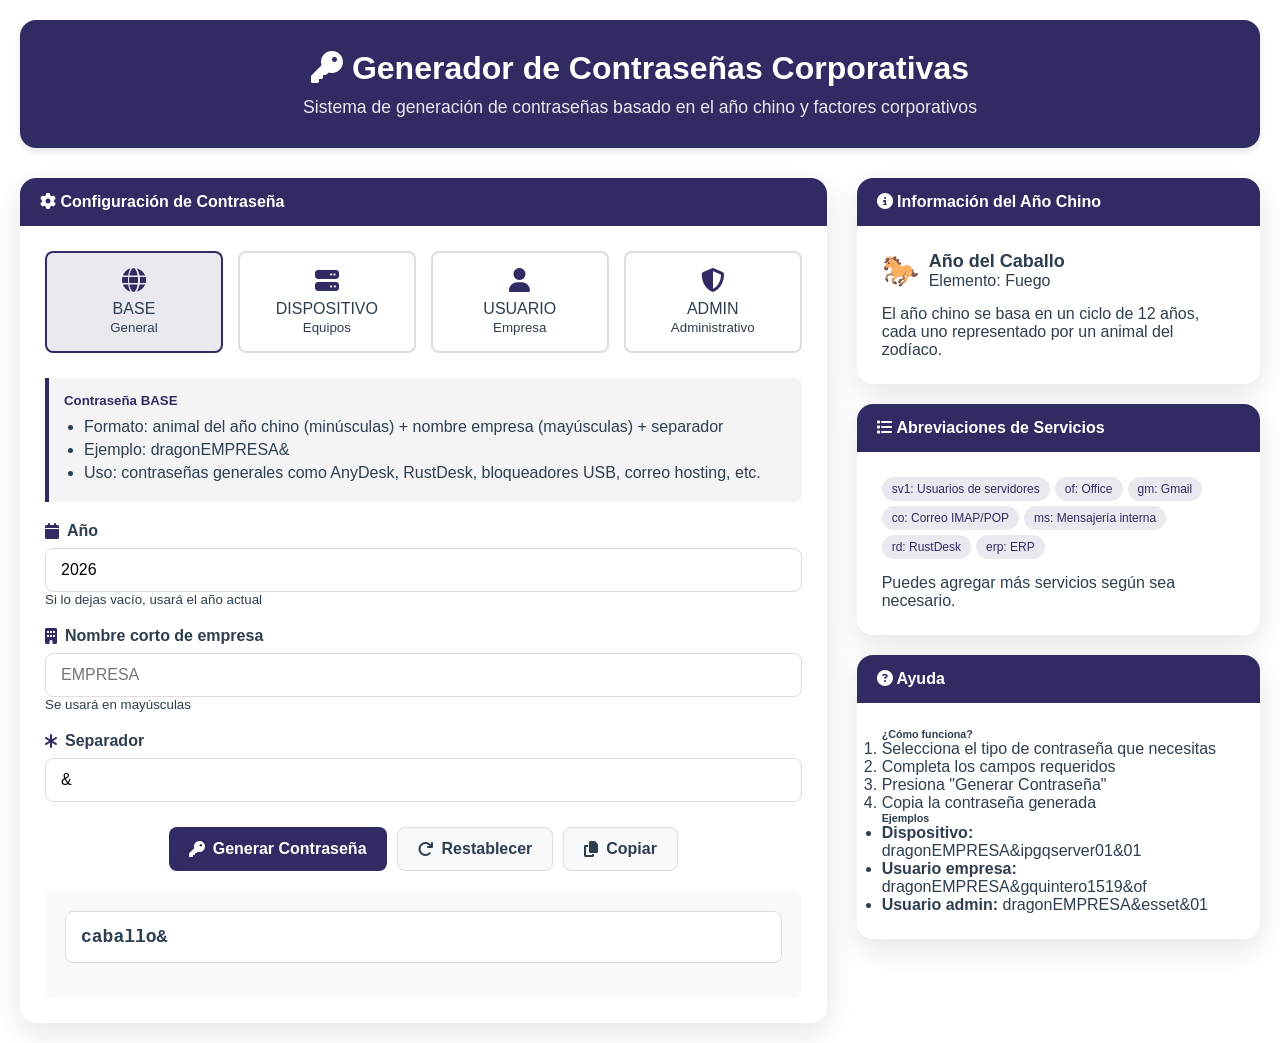
<file: generador-de-contraseñas-año-chino/index.html>
<!DOCTYPE html>
<html lang="es">
<head>
<meta charset="UTF-8">
<meta name="viewport" content="width=device-width, initial-scale=1.0">
<title>Generador de Contraseñas Corporativas</title>
<link rel="stylesheet" href="https://cdnjs.cloudflare.com/ajax/libs/font-awesome/6.4.0/css/all.min.css">
<style>
:root {
--primary-color: #302b63;
--secondary-color: #302b63;
--accent-color: #ff6b6b;
--success-color: #4caf50;
--warning-color: #ff9800;
--danger-color: #f44336;
--dark-color: #2c3e50;
--light-color: #f8f9fa;
--border-radius: 8px;
--box-shadow: 0 4px 6px rgba(0, 0, 0, 0.1);
--transition: all 0.3s ease;
}

* {
margin: 0;
padding: 0;
box-sizing: border-box;
}

body {
font-family: 'Segoe UI', Tahoma, Geneva, Verdana, sans-serif;
background: linear-gradient(135deg, #ffffff 0%, #ffffff 100%);
min-height: 100vh;
padding: 20px;
color: var(--dark-color);
}

.main-container {
max-width: 1400px;
margin: 0 auto;
}

.header {
background-color: var(--primary-color);
color: white;
padding: 30px;
text-align: center;
border-radius: 16px;
box-shadow: var(--box-shadow);
margin-bottom: 30px;
}

.header h1 {
font-size: 2rem;
margin-bottom: 10px;
}

.header p {
opacity: 0.9;
font-size: 1.1rem;
}

.content-wrapper {
display: grid;
grid-template-columns: 1fr;
gap: 30px;
}

@media (min-width: 992px) {
.content-wrapper {
grid-template-columns: 2fr 1fr;
}
}

.card {
background-color: white;
border-radius: 16px;
box-shadow: 0 10px 30px rgba(0, 0, 0, 0.1);
overflow: hidden;
}

.card-header {
background-color: var(--primary-color);
color: white;
padding: 15px 20px;
font-weight: 600;
}

.card-body {
padding: 25px;
}

.password-type-selector {
display: grid;
grid-template-columns: repeat(auto-fit, minmax(150px, 1fr));
gap: 15px;
margin-bottom: 25px;
}

.password-type-btn {
padding: 15px;
border: 2px solid #ddd;
border-radius: var(--border-radius);
background-color: white;
cursor: pointer;
transition: var(--transition);
text-align: center;
}

.password-type-btn:hover {
border-color: var(--primary-color);
transform: translateY(-3px);
}

.password-type-btn.active {
border-color: var(--primary-color);
background-color: rgba(48, 43, 99, 0.1);
}

.password-type-btn i {
font-size: 24px;
margin-bottom: 8px;
display: block;
color: var(--primary-color);
}

.instructions {
background-color: rgba(48, 43, 99, 0.05);
border-left: 4px solid var(--primary-color);
padding: 15px;
border-radius: 0 var(--border-radius) var(--border-radius) 0;
margin-bottom: 20px;
}

.instructions h5 {
color: var(--primary-color);
margin-bottom: 10px;
}

.instructions ul {
margin-bottom: 0;
padding-left: 20px;
}

.instructions li {
margin-bottom: 5px;
}

.form-group {
display: grid;
gap: 20px;
margin-bottom: 25px;
}

.input-group {
display: flex;
flex-direction: column;
}

.input-group label {
margin-bottom: 8px;
font-weight: 600;
display: flex;
align-items: center;
gap: 8px;
}

.input-group label i {
color: var(--primary-color);
}

.form-input {
padding: 12px 15px;
border: 1px solid #ddd;
border-radius: var(--border-radius);
font-size: 1rem;
transition: var(--transition);
}

.form-input:focus {
outline: none;
border-color: var(--primary-color);
box-shadow: 0 0 0 3px rgba(48, 43, 99, 0.2);
}

.password-result {
background-color: var(--light-color);
border-radius: var(--border-radius);
padding: 20px;
margin-top: 20px;
position: relative;
}

.password-display {
font-family: 'Courier New', monospace;
font-size: 18px;
font-weight: 600;
word-break: break-all;
padding: 15px;
background-color: white;
border-radius: var(--border-radius);
border: 1px solid #ddd;
margin-bottom: 15px;
}

.copy-btn {
position: absolute;
top: 20px;
right: 20px;
}

.copy-success {
color: var(--success-color);
font-weight: 500;
display: none;
}

.copy-success.show {
display: block;
}

.actions {
display: flex;
gap: 10px;
flex-wrap: wrap;
justify-content: center;
}

.btn {
padding: 12px 20px;
border: none;
border-radius: var(--border-radius);
font-size: 1rem;
font-weight: 600;
cursor: pointer;
transition: var(--transition);
display: flex;
align-items: center;
gap: 8px;
}

.btn:hover {
transform: translateY(-2px);
box-shadow: var(--box-shadow);
}

.btn.primary {
background-color: var(--primary-color);
color: white;
}

.btn.secondary {
background-color: var(--light-color);
color: var(--dark-color);
border: 1px solid #ddd;
}

.info-card {
margin-bottom: 20px;
}

.zodiac-info {
display: flex;
align-items: center;
margin-bottom: 15px;
}

.zodiac-icon {
font-size: 30px;
margin-right: 10px;
}

.zodiac-year {
font-weight: 600;
font-size: 18px;
}

.service-badges {
display: flex;
flex-wrap: wrap;
gap: 5px;
margin-bottom: 15px;
}

.service-badge {
display: inline-block;
padding: 5px 10px;
background-color: rgba(48, 43, 99, 0.1);
color: var(--primary-color);
border-radius: 20px;
font-size: 12px;
}

.field-group {
margin-bottom: 20px;
animation: fadeIn 0.5s ease;
}

@keyframes fadeIn {
from { opacity: 0; transform: translateY(10px); }
to { opacity: 1; transform: translateY(0); }
}

.notification {
position: fixed;
top: 20px;
right: 20px;
padding: 15px 20px;
border-radius: var(--border-radius);
color: white;
display: flex;
align-items: center;
gap: 10px;
transform: translateX(120%);
transition: transform 0.3s ease;
z-index: 1000;
box-shadow: var(--box-shadow);
}

.notification.show {
transform: translateX(0);
}

.notification.success {
background-color: var(--success-color);
}

.notification.warning {
background-color: var(--warning-color);
}

.notification i {
font-size: 1.2rem;
}

@media (max-width: 991px) {
.content-wrapper {
grid-template-columns: 1fr;
}
}

@media (max-width: 600px) {
.header h1 {
font-size: 1.5rem;
}

.actions {
flex-direction: column;
}

.btn {
width: 100%;
justify-content: center;
}
}
</style>
</head>
<body>
<div class="main-container">
<header class="header">
<h1><i class="fas fa-key"></i> Generador de Contraseñas Corporativas</h1>
<p>Sistema de generación de contraseñas basado en el año chino y factores corporativos</p>
</header>

<div class="content-wrapper">
<!-- Columna principal -->
<div class="main-column">
<div class="card">
<div class="card-header">
<i class="fas fa-cog me-2"></i> Configuración de Contraseña
</div>
<div class="card-body">
<div class="password-type-selector">
<div class="password-type-btn active" data-type="base">
<i class="fas fa-globe"></i>
<div>BASE</div>
<small>General</small>
</div>
<div class="password-type-btn" data-type="device">
<i class="fas fa-server"></i>
<div>DISPOSITIVO</div>
<small>Equipos</small>
</div>
<div class="password-type-btn" data-type="user">
<i class="fas fa-user"></i>
<div>USUARIO</div>
<small>Empresa</small>
</div>
<div class="password-type-btn" data-type="admin">
<i class="fas fa-shield-alt"></i>
<div>ADMIN</div>
<small>Administrativo</small>
</div>
</div>

<div id="instructions-container">
<div class="instructions">
<h5>Contraseña BASE</h5>
<ul>
<li>Formato: animal del año chino (minúsculas) + nombre empresa (mayúsculas) + separador</li>
<li>Ejemplo: dragonEMPRESA&</li>
<li>Uso: contraseñas generales como AnyDesk, RustDesk, bloqueadores USB, correo hosting, etc.</li>
</ul>
</div>
</div>

<form id="password-form">
<div class="form-group">
<div class="input-group">
<label for="year">
<i class="fas fa-calendar"></i> Año
</label>
<input type="number" id="year" class="form-input" min="1900" max="2100" placeholder="2024">
<small>Si lo dejas vacío, usará el año actual</small>
</div>

<div class="input-group">
<label for="company">
<i class="fas fa-building"></i> Nombre corto de empresa
</label>
<input type="text" id="company" class="form-input" placeholder="EMPRESA">
<small>Se usará en mayúsculas</small>
</div>

<div class="input-group">
<label for="separator">
<i class="fas fa-asterisk"></i> Separador
</label>
<input type="text" id="separator" class="form-input" maxlength="1" value="&">
</div>

<!-- Campos específicos para DISPOSITIVO -->
<div id="device-fields" class="specific-fields" style="display: none;">
<div class="input-group">
<label for="hostname">
<i class="fas fa-desktop"></i> Nombre del host/dispositivo
</label>
<input type="text" id="hostname" class="form-input" placeholder="ipgqserver">
<small>Se usará en minúsculas</small>
</div>

<div class="input-group">
<label for="device-month">
<i class="fas fa-calendar-alt"></i> Mes de cambio (dos dígitos)
</label>
<input type="text" id="device-month" class="form-input" maxlength="2" placeholder="01">
</div>
</div>

<!-- Campos específicos para USUARIO -->
<div id="user-fields" class="specific-fields" style="display: none;">
<div class="input-group">
<label for="firstname">
<i class="fas fa-user"></i> Nombre
</label>
<input type="text" id="firstname" class="form-input" placeholder="Gustavo">
</div>

<div class="input-group">
<label for="lastname">
<i class="fas fa-user"></i> Primer apellido
</label>
<input type="text" id="lastname" class="form-input" placeholder="Quintero">
</div>

<div class="input-group">
<label for="user-service">
<i class="fas fa-cogs"></i> Servicio
</label>
<select id="user-service" class="form-input">
<option value="">Seleccionar servicio</option>
<option value="sv1">Usuarios de servidores</option>
<option value="of">Office</option>
<option value="gm">Gmail</option>
<option value="co">Correo IMAP/POP</option>
<option value="ms">Mensajería interna</option>
<option value="rd">RustDesk</option>
<option value="erp">ERP</option>
<option value="custom">Personalizado</option>
</select>
</div>

<div class="input-group" id="custom-service-group" style="display: none;">
<label for="custom-service">
<i class="fas fa-cog"></i> Servicio personalizado
</label>
<input type="text" id="custom-service" class="form-input" placeholder="Nombre del servicio">
</div>
</div>

<!-- Campos específicos para ADMIN -->
<div id="admin-fields" class="specific-fields" style="display: none;">
<div class="input-group">
<label for="admin-service">
<i class="fas fa-shield-alt"></i> Nombre del servicio
</label>
<input type="text" id="admin-service" class="form-input" placeholder="esset">
</div>

<div class="input-group">
<label for="admin-month">
<i class="fas fa-calendar-alt"></i> Mes de cambio (dos dígitos)
</label>
<input type="text" id="admin-month" class="form-input" maxlength="2" placeholder="01">
</div>
</div>
</div>

<div class="actions">
<button type="button" id="generate-btn" class="btn primary">
<i class="fas fa-key"></i> Generar Contraseña
</button>
<button type="button" id="reset-btn" class="btn secondary">
<i class="fas fa-redo"></i> Restablecer
</button>
<button type="button" id="copy-btn" class="btn secondary">
<i class="fas fa-copy"></i> Copiar
</button>
</div>
</form>

<div class="password-result">
<div class="password-display" id="password-display">
Presiona "Generar Contraseña" para crear una nueva contraseña
</div>
<div class="copy-success" id="copy-success">
<i class="fas fa-check-circle"></i> Contraseña copiada al portapapeles
</div>
</div>
</div>
</div>
</div>

<!-- Columna lateral -->
<div class="sidebar">
<div class="card info-card">
<div class="card-header">
<i class="fas fa-info-circle me-2"></i> Información del Año Chino
</div>
<div class="card-body">
<div class="zodiac-info">
<div class="zodiac-icon" id="zodiac-icon">🐲</div>
<div>
<div class="zodiac-year" id="zodiac-year">Año del Dragón</div>
<div id="zodiac-element">Elemento: Madera</div>
</div>
</div>
<p>El año chino se basa en un ciclo de 12 años, cada uno representado por un animal del zodíaco.</p>
</div>
</div>

<div class="card info-card">
<div class="card-header">
<i class="fas fa-list me-2"></i> Abreviaciones de Servicios
</div>
<div class="card-body">
<div class="service-badges">
<span class="service-badge">sv1: Usuarios de servidores</span>
<span class="service-badge">of: Office</span>
<span class="service-badge">gm: Gmail</span>
<span class="service-badge">co: Correo IMAP/POP</span>
<span class="service-badge">ms: Mensajería interna</span>
<span class="service-badge">rd: RustDesk</span>
<span class="service-badge">erp: ERP</span>
</div>
<p>Puedes agregar más servicios según sea necesario.</p>
</div>
</div>

<div class="card info-card">
<div class="card-header">
<i class="fas fa-question-circle me-2"></i> Ayuda
</div>
<div class="card-body">
<h6>¿Cómo funciona?</h6>
<ol>
<li>Selecciona el tipo de contraseña que necesitas</li>
<li>Completa los campos requeridos</li>
<li>Presiona "Generar Contraseña"</li>
<li>Copia la contraseña generada</li>
</ol>
<h6 class="mt-3">Ejemplos</h6>
<ul>
<li><strong>Dispositivo:</strong> dragonEMPRESA&ipgqserver01&01</li>
<li><strong>Usuario empresa:</strong> dragonEMPRESA&gquintero1519&of</li>
<li><strong>Usuario admin:</strong> dragonEMPRESA&esset&01</li>
</ul>
</div>
</div>
</div>
</div>
</div>

<script>
// Datos del zodíaco chino
const zodiacAnimals = [
{ name: "rata", icon: "🐀" },
{ name: "buey", icon: "🐂" },
{ name: "tigre", icon: "🐅" },
{ name: "conejo", icon: "🐇" },
{ name: "dragon", icon: "🐲" },
{ name: "serpiente", icon: "🐍" },
{ name: "caballo", icon: "🐎" },
{ name: "cabra", icon: "🐐" },
{ name: "mono", icon: "🐒" },
{ name: "gallo", icon: "🐓" },
{ name: "perro", icon: "🐕" },
{ name: "cerdo", icon: "🐖" }
];

const zodiacElements = ["madera", "fuego", "tierra", "metal", "agua"];

// Elementos del DOM
const passwordTypeBtns = document.querySelectorAll('.password-type-btn');
const instructionsContainer = document.getElementById('instructions-container');
const generateBtn = document.getElementById('generate-btn');
const resetBtn = document.getElementById('reset-btn');
const copyBtn = document.getElementById('copy-btn');
const passwordDisplay = document.getElementById('password-display');
const copySuccess = document.getElementById('copy-success');
const yearInput = document.getElementById('year');
const companyInput = document.getElementById('company');
const separatorInput = document.getElementById('separator');
const userServiceSelect = document.getElementById('user-service');
const customServiceGroup = document.getElementById('custom-service-group');
const zodiacIcon = document.getElementById('zodiac-icon');
const zodiacYear = document.getElementById('zodiac-year');
const zodiacElement = document.getElementById('zodiac-element');

// Estado actual
let currentPasswordType = 'base';

// Inicialización
document.addEventListener('DOMContentLoaded', () => {
// Establecer año actual
const currentYear = new Date().getFullYear();
yearInput.value = currentYear;
updateZodiacInfo(currentYear);

// Establecer valores por defecto
companyInput.value = '';

// Event listeners
passwordTypeBtns.forEach(btn => {
btn.addEventListener('click', () => {
const type = btn.dataset.type;
setPasswordType(type);
});
});

generateBtn.addEventListener('click', generatePassword);
resetBtn.addEventListener('click', resetForm);
copyBtn.addEventListener('click', copyPassword);
yearInput.addEventListener('change', () => {
updateZodiacInfo(yearInput.value);
});

userServiceSelect.addEventListener('change', () => {
if (userServiceSelect.value === 'custom') {
customServiceGroup.style.display = 'block';
} else {
customServiceGroup.style.display = 'none';
}
});

// Generar contraseña inicial
generatePassword();
});

// Función para establecer el tipo de contraseña
function setPasswordType(type) {
currentPasswordType = type;

// Actualizar botones activos
passwordTypeBtns.forEach(btn => {
btn.classList.remove('active');
if (btn.dataset.type === type) {
btn.classList.add('active');
}
});

// Ocultar todos los campos específicos
document.querySelectorAll('.specific-fields').forEach(field => {
field.style.display = 'none';
});

// Mostrar campos específicos según el tipo
switch (type) {
case 'base':
updateInstructions('BASE', [
'Formato: animal del año chino (minúsculas) + nombre empresa (mayúsculas) + separador',
'Ejemplo: dragonEMPRESA&',
'Uso: contraseñas generales como AnyDesk, RustDesk, bloqueadores USB, correo hosting, etc.'
]);
break;
case 'device':
document.getElementById('device-fields').style.display = 'block';
updateInstructions('DISPOSITIVO', [
'Formato: BASE + nombre host (minúsculas) + separador + mes (dos dígitos)',
'Ejemplo: dragonEMPRESA&ipgqserver01&01',
'Uso: equipos administrativos como routers, servidores, switches, DVRs, etc.'
]);
break;
case 'user':
document.getElementById('user-fields').style.display = 'block';
updateInstructions('USUARIO DE EMPRESA', [
'Formato: BASE + inicial nombre + apellido + hora (HHMM) + separador + servicio',
'Ejemplo: dragonEMPRESA&gquintero1519&of',
'Uso: cuentas de usuario para servicios corporativos'
]);
break;
case 'admin':
document.getElementById('admin-fields').style.display = 'block';
updateInstructions('USUARIO ADMINISTRATIVO', [
'Formato: BASE + nombre servicio + separador + mes (dos dígitos)',
'Ejemplo: dragonEMPRESA&esset&01',
'Uso: cuentas administrativas para servicios específicos'
]);
break;
}

// Animación de transición
document.getElementById('password-form').style.animation = 'none';
setTimeout(() => {
document.getElementById('password-form').style.animation = 'fadeIn 0.5s ease';
}, 10);
}

// Función para actualizar las instrucciones
function updateInstructions(title, points) {
instructionsContainer.innerHTML = `
<div class="instructions">
<h5>Contraseña ${title}</h5>
<ul>
${points.map(point => `<li>${point}</li>`).join('')}
</ul>
</div>
`;
}

// Función para actualizar la información del zodíaco
function updateZodiacInfo(year) {
const y = parseInt(year) || new Date().getFullYear();
const animalIndex = ((y - 4) % 12 + 12) % 12;
const elementIndex = Math.floor(((y - 4) % 10 + 10) % 10 / 2);

const animal = zodiacAnimals[animalIndex];
const element = zodiacElements[elementIndex];

zodiacIcon.textContent = animal.icon;
zodiacYear.textContent = `Año del ${animal.name.charAt(0).toUpperCase() + animal.name.slice(1)}`;
zodiacElement.textContent = `Elemento: ${element.charAt(0).toUpperCase() + element.slice(1)}`;
}

// Función para obtener el animal del zodíaco
function getZodiacAnimal(year) {
const y = parseInt(year) || new Date().getFullYear();
const animalIndex = ((y - 4) % 12 + 12) % 12;
return zodiacAnimals[animalIndex].name;
}

// Función para generar la contraseña
function generatePassword() {
const year = yearInput.value;
const company = companyInput.value.toUpperCase();
const separator = separatorInput.value;
const animal = getZodiacAnimal(year);

let password = `${animal}${company}${separator}`;

switch (currentPasswordType) {
case 'base':
// La contraseña base ya está completa
break;
case 'device':
const hostname = document.getElementById('hostname').value.toLowerCase();
const deviceMonth = document.getElementById('device-month').value.padStart(2, '0');
password += `${hostname}${deviceMonth}${separator}${deviceMonth}`;
break;
case 'user':
const firstname = document.getElementById('firstname').value;
const lastname = document.getElementById('lastname').value.toLowerCase();
const now = new Date();
const hours = String(now.getHours()).padStart(2, '0');
const minutes = String(now.getMinutes()).padStart(2, '0');
let userService = userServiceSelect.value;

if (userService === 'custom') {
userService = document.getElementById('custom-service').value;
}

password += `${firstname.charAt(0).toLowerCase()}${lastname}${hours}${minutes}${separator}${userService}`;
break;
case 'admin':
const adminService = document.getElementById('admin-service').value;
const adminMonth = document.getElementById('admin-month').value.padStart(2, '0');
password += `${adminService}${separator}${adminMonth}`;
break;
}

passwordDisplay.textContent = password;
copySuccess.classList.remove('show');
}

// Función para restablecer el formulario
function resetForm() {
yearInput.value = new Date().getFullYear();
companyInput.value = '';
separatorInput.value = '&';
document.getElementById('hostname').value = '';
document.getElementById('device-month').value = '';
document.getElementById('firstname').value = '';
document.getElementById('lastname').value = '';
document.getElementById('user-service').value = '';
document.getElementById('custom-service').value = '';
document.getElementById('admin-service').value = '';
document.getElementById('admin-month').value = '';
customServiceGroup.style.display = 'none';
updateZodiacInfo(yearInput.value);
generatePassword();
showNotification('Formulario restablecido', 'success');
}

// Función para copiar la contraseña
function copyPassword() {
const password = passwordDisplay.textContent;

if (password === 'Presiona "Generar Contraseña" para crear una nueva contraseña') {
showNotification('No hay contraseña para copiar', 'warning');
return;
}

navigator.clipboard.writeText(password)
.then(() => {
copySuccess.classList.add('show');
setTimeout(() => {
copySuccess.classList.remove('show');
}, 2000);
showNotification('Contraseña copiada al portapapeles', 'success');
})
.catch(err => {
showNotification('Error al copiar la contraseña', 'warning');
console.error('Error al copiar: ', err);
});
}

// Función para mostrar notificaciones
function showNotification(message, type) {
// Crear elemento de notificación
const notification = document.createElement('div');
notification.className = `notification ${type}`;
notification.innerHTML = `
<i class="fas ${type === 'success' ? 'fa-check-circle' : 'fa-exclamation-circle'}"></i>
<span>${message}</span>
`;

// Añadir al DOM
document.body.appendChild(notification);

// Mostrar con animación
setTimeout(() => {
notification.classList.add('show');
}, 10);

// Ocultar después de 3 segundos
setTimeout(() => {
notification.classList.remove('show');
setTimeout(() => {
document.body.removeChild(notification);
}, 300);
}, 3000);
}
</script>
</body>
</html>
</file>
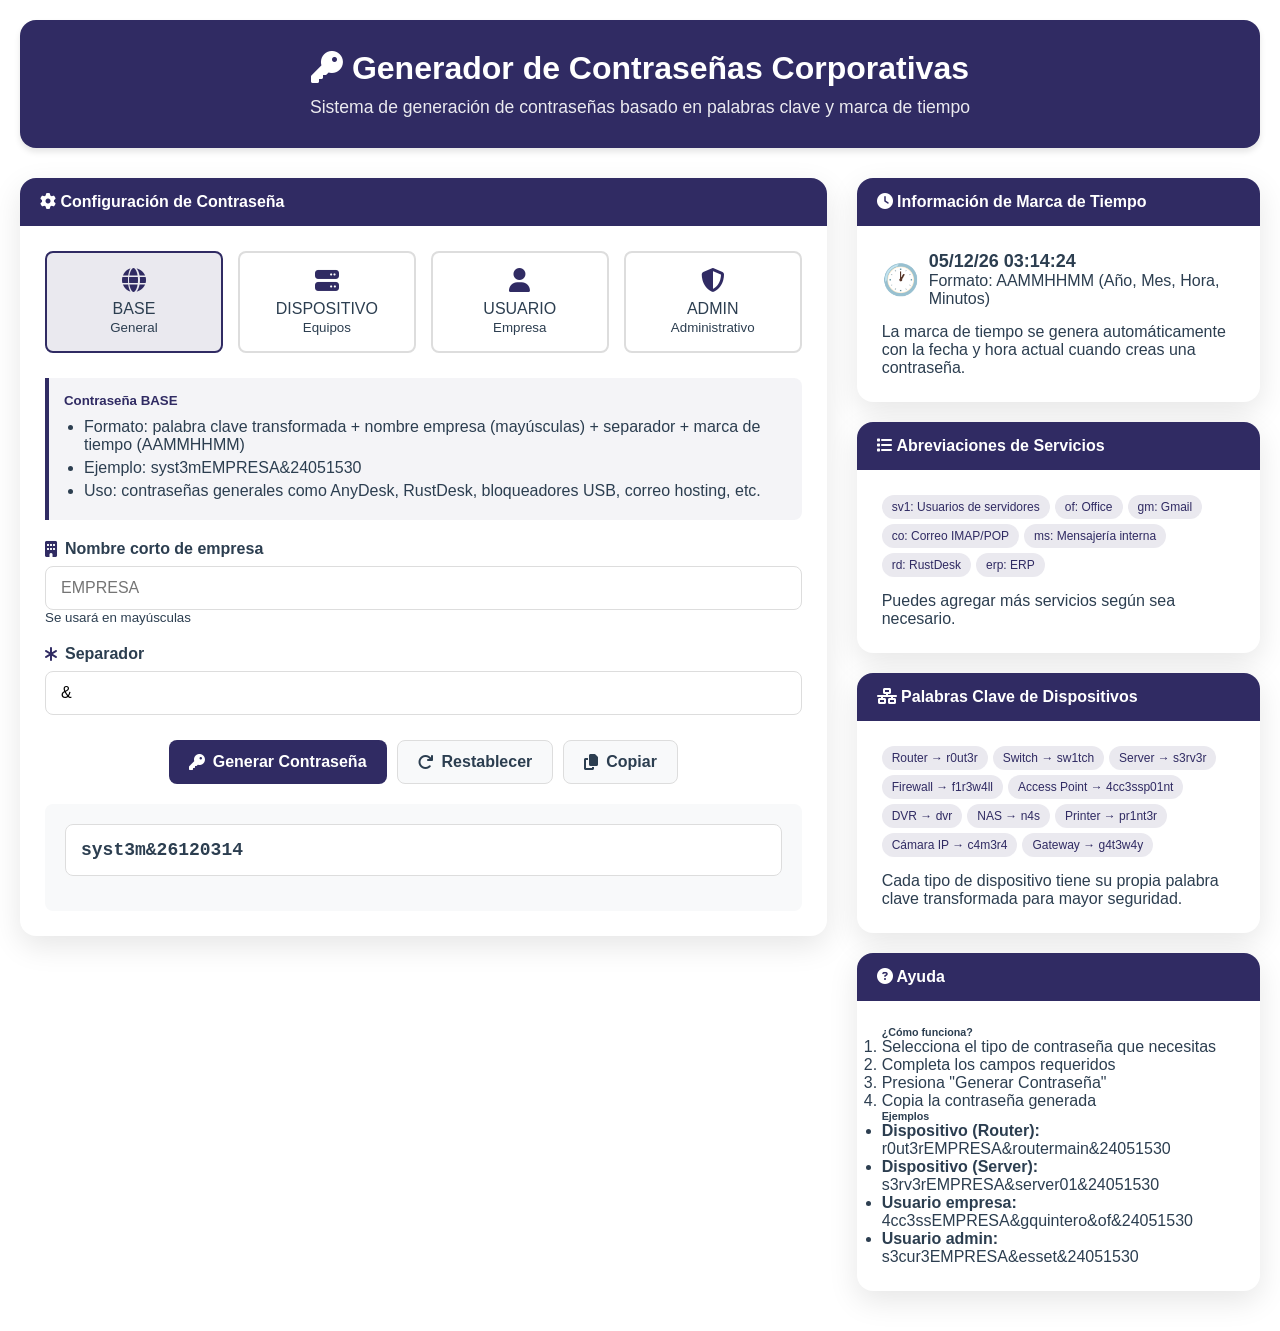
<file: generador-de-contraseñas-servicios/index.html>
<!DOCTYPE html>
<html lang="es">
<head>
<meta charset="UTF-8">
<meta name="viewport" content="width=device-width, initial-scale=1.0">
<title>Generador de Contraseñas Corporativas</title>
<link rel="stylesheet" href="https://cdnjs.cloudflare.com/ajax/libs/font-awesome/6.4.0/css/all.min.css">
<style>
:root {
--primary-color: #302b63;
--secondary-color: #302b63;
--accent-color: #ff6b6b;
--success-color: #4caf50;
--warning-color: #ff9800;
--danger-color: #f44336;
--dark-color: #2c3e50;
--light-color: #f8f9fa;
--border-radius: 8px;
--box-shadow: 0 4px 6px rgba(0, 0, 0, 0.1);
--transition: all 0.3s ease;
}

* {
margin: 0;
padding: 0;
box-sizing: border-box;
}

body {
font-family: 'Segoe UI', Tahoma, Geneva, Verdana, sans-serif;
background: linear-gradient(135deg, #ffffff 0%, #ffffff 100%);
min-height: 100vh;
padding: 20px;
color: var(--dark-color);
}

.main-container {
max-width: 1400px;
margin: 0 auto;
}

.header {
background-color: var(--primary-color);
color: white;
padding: 30px;
text-align: center;
border-radius: 16px;
box-shadow: var(--box-shadow);
margin-bottom: 30px;
}

.header h1 {
font-size: 2rem;
margin-bottom: 10px;
}

.header p {
opacity: 0.9;
font-size: 1.1rem;
}

.content-wrapper {
display: grid;
grid-template-columns: 1fr;
gap: 30px;
}

@media (min-width: 992px) {
.content-wrapper {
grid-template-columns: 2fr 1fr;
}
}

.card {
background-color: white;
border-radius: 16px;
box-shadow: 0 10px 30px rgba(0, 0, 0, 0.1);
overflow: hidden;
}

.card-header {
background-color: var(--primary-color);
color: white;
padding: 15px 20px;
font-weight: 600;
}

.card-body {
padding: 25px;
}

.password-type-selector {
display: grid;
grid-template-columns: repeat(auto-fit, minmax(150px, 1fr));
gap: 15px;
margin-bottom: 25px;
}

.password-type-btn {
padding: 15px;
border: 2px solid #ddd;
border-radius: var(--border-radius);
background-color: white;
cursor: pointer;
transition: var(--transition);
text-align: center;
}

.password-type-btn:hover {
border-color: var(--primary-color);
transform: translateY(-3px);
}

.password-type-btn.active {
border-color: var(--primary-color);
background-color: rgba(48, 43, 99, 0.1);
}

.password-type-btn i {
font-size: 24px;
margin-bottom: 8px;
display: block;
color: var(--primary-color);
}

.instructions {
background-color: rgba(48, 43, 99, 0.05);
border-left: 4px solid var(--primary-color);
padding: 15px;
border-radius: 0 var(--border-radius) var(--border-radius) 0;
margin-bottom: 20px;
}

.instructions h5 {
color: var(--primary-color);
margin-bottom: 10px;
}

.instructions ul {
margin-bottom: 0;
padding-left: 20px;
}

.instructions li {
margin-bottom: 5px;
}

.form-group {
display: grid;
gap: 20px;
margin-bottom: 25px;
}

.input-group {
display: flex;
flex-direction: column;
}

.input-group label {
margin-bottom: 8px;
font-weight: 600;
display: flex;
align-items: center;
gap: 8px;
}

.input-group label i {
color: var(--primary-color);
}

.form-input {
padding: 12px 15px;
border: 1px solid #ddd;
border-radius: var(--border-radius);
font-size: 1rem;
transition: var(--transition);
}

.form-input:focus {
outline: none;
border-color: var(--primary-color);
box-shadow: 0 0 0 3px rgba(48, 43, 99, 0.2);
}

.password-result {
background-color: var(--light-color);
border-radius: var(--border-radius);
padding: 20px;
margin-top: 20px;
position: relative;
}

.password-display {
font-family: 'Courier New', monospace;
font-size: 18px;
font-weight: 600;
word-break: break-all;
padding: 15px;
background-color: white;
border-radius: var(--border-radius);
border: 1px solid #ddd;
margin-bottom: 15px;
}

.copy-btn {
position: absolute;
top: 20px;
right: 20px;
}

.copy-success {
color: var(--success-color);
font-weight: 500;
display: none;
}

.copy-success.show {
display: block;
}

.actions {
display: flex;
gap: 10px;
flex-wrap: wrap;
justify-content: center;
}

.btn {
padding: 12px 20px;
border: none;
border-radius: var(--border-radius);
font-size: 1rem;
font-weight: 600;
cursor: pointer;
transition: var(--transition);
display: flex;
align-items: center;
gap: 8px;
}

.btn:hover {
transform: translateY(-2px);
box-shadow: var(--box-shadow);
}

.btn.primary {
background-color: var(--primary-color);
color: white;
}

.btn.secondary {
background-color: var(--light-color);
color: var(--dark-color);
border: 1px solid #ddd;
}

.info-card {
margin-bottom: 20px;
}

.timestamp-info {
display: flex;
align-items: center;
margin-bottom: 15px;
}

.timestamp-icon {
font-size: 30px;
margin-right: 10px;
}

.timestamp-year {
font-weight: 600;
font-size: 18px;
}

.service-badges {
display: flex;
flex-wrap: wrap;
gap: 5px;
margin-bottom: 15px;
}

.service-badge {
display: inline-block;
padding: 5px 10px;
background-color: rgba(48, 43, 99, 0.1);
color: var(--primary-color);
border-radius: 20px;
font-size: 12px;
}

.device-badges {
display: flex;
flex-wrap: wrap;
gap: 5px;
margin-bottom: 15px;
}

.device-badge {
display: inline-block;
padding: 5px 10px;
background-color: rgba(48, 43, 99, 0.1);
color: var(--primary-color);
border-radius: 20px;
font-size: 12px;
}

.field-group {
margin-bottom: 20px;
animation: fadeIn 0.5s ease;
}

@keyframes fadeIn {
from { opacity: 0; transform: translateY(10px); }
to { opacity: 1; transform: translateY(0); }
}

.notification {
position: fixed;
top: 20px;
right: 20px;
padding: 15px 20px;
border-radius: var(--border-radius);
color: white;
display: flex;
align-items: center;
gap: 10px;
transform: translateX(120%);
transition: transform 0.3s ease;
z-index: 1000;
box-shadow: var(--box-shadow);
}

.notification.show {
transform: translateX(0);
}

.notification.success {
background-color: var(--success-color);
}

.notification.warning {
background-color: var(--warning-color);
}

.notification i {
font-size: 1.2rem;
}

@media (max-width: 991px) {
.content-wrapper {
grid-template-columns: 1fr;
}
}

@media (max-width: 600px) {
.header h1 {
font-size: 1.5rem;
}

.actions {
flex-direction: column;
}

.btn {
width: 100%;
justify-content: center;
}
}
</style>
</head>
<body>
<div class="main-container">
<header class="header">
<h1><i class="fas fa-key"></i> Generador de Contraseñas Corporativas</h1>
<p>Sistema de generación de contraseñas basado en palabras clave y marca de tiempo</p>
</header>

<div class="content-wrapper">
<!-- Columna principal -->
<div class="main-column">
<div class="card">
<div class="card-header">
<i class="fas fa-cog me-2"></i> Configuración de Contraseña
</div>
<div class="card-body">
<div class="password-type-selector">
<div class="password-type-btn active" data-type="base">
<i class="fas fa-globe"></i>
<div>BASE</div>
<small>General</small>
</div>
<div class="password-type-btn" data-type="device">
<i class="fas fa-server"></i>
<div>DISPOSITIVO</div>
<small>Equipos</small>
</div>
<div class="password-type-btn" data-type="user">
<i class="fas fa-user"></i>
<div>USUARIO</div>
<small>Empresa</small>
</div>
<div class="password-type-btn" data-type="admin">
<i class="fas fa-shield-alt"></i>
<div>ADMIN</div>
<small>Administrativo</small>
</div>
</div>

<div id="instructions-container">
<div class="instructions">
<h5>Contraseña BASE</h5>
<ul>
<li>Formato: palabra clave transformada + nombre empresa (mayúsculas) + separador + marca de tiempo (AAMMHHMM)</li>
<li>Ejemplo: syst3mEMPRESA&24051530</li>
<li>Uso: contraseñas generales como AnyDesk, RustDesk, bloqueadores USB, correo hosting, etc.</li>
</ul>
</div>
</div>

<form id="password-form">
<div class="form-group">
<div class="input-group">
<label for="company">
<i class="fas fa-building"></i> Nombre corto de empresa
</label>
<input type="text" id="company" class="form-input" placeholder="EMPRESA">
<small>Se usará en mayúsculas</small>
</div>

<div class="input-group">
<label for="separator">
<i class="fas fa-asterisk"></i> Separador
</label>
<input type="text" id="separator" class="form-input" maxlength="1" value="&">
</div>

<!-- Campos específicos para DISPOSITIVO -->
<div id="device-fields" class="specific-fields" style="display: none;">
<div class="input-group">
<label for="device-type">
<i class="fas fa-network-wired"></i> Tipo de dispositivo
</label>
<select id="device-type" class="form-input">
<option value="">Seleccionar tipo de dispositivo</option>
<option value="router">Router</option>
<option value="switch">Switch</option>
<option value="server">Server</option>
<option value="firewall">Firewall</option>
<option value="ap">Access Point</option>
<option value="dvr">DVR</option>
<option value="nas">NAS</option>
<option value="printer">Printer</option>
<option value="camera">Cámara IP</option>
<option value="gateway">Gateway</option>
</select>
</div>

<div class="input-group">
<label for="hostname">
<i class="fas fa-desktop"></i> Nombre del host/dispositivo
</label>
<input type="text" id="hostname" class="form-input" placeholder="ipgqserver">
<small>Se usará en minúsculas</small>
</div>
</div>

<!-- Campos específicos para USUARIO -->
<div id="user-fields" class="specific-fields" style="display: none;">
<div class="input-group">
<label for="firstname">
<i class="fas fa-user"></i> Nombre
</label>
<input type="text" id="firstname" class="form-input" placeholder="Gustavo">
</div>

<div class="input-group">
<label for="lastname">
<i class="fas fa-user"></i> Primer apellido
</label>
<input type="text" id="lastname" class="form-input" placeholder="Quintero">
</div>

<div class="input-group">
<label for="user-service">
<i class="fas fa-cogs"></i> Servicio
</label>
<select id="user-service" class="form-input">
<option value="">Seleccionar servicio</option>
<option value="sv1">Usuarios de servidores</option>
<option value="of">Office</option>
<option value="gm">Gmail</option>
<option value="co">Correo IMAP/POP</option>
<option value="ms">Mensajería interna</option>
<option value="rd">RustDesk</option>
<option value="erp">ERP</option>
<option value="custom">Personalizado</option>
</select>
</div>

<div class="input-group" id="custom-service-group" style="display: none;">
<label for="custom-service">
<i class="fas fa-cog"></i> Servicio personalizado
</label>
<input type="text" id="custom-service" class="form-input" placeholder="Nombre del servicio">
</div>
</div>

<!-- Campos específicos para ADMIN -->
<div id="admin-fields" class="specific-fields" style="display: none;">
<div class="input-group">
<label for="admin-service">
<i class="fas fa-shield-alt"></i> Nombre del servicio
</label>
<input type="text" id="admin-service" class="form-input" placeholder="esset">
</div>
</div>
</div>

<div class="actions">
<button type="button" id="generate-btn" class="btn primary">
<i class="fas fa-key"></i> Generar Contraseña
</button>
<button type="button" id="reset-btn" class="btn secondary">
<i class="fas fa-redo"></i> Restablecer
</button>
<button type="button" id="copy-btn" class="btn secondary">
<i class="fas fa-copy"></i> Copiar
</button>
</div>
</form>

<div class="password-result">
<div class="password-display" id="password-display">
Presiona "Generar Contraseña" para crear una nueva contraseña
</div>
<div class="copy-success" id="copy-success">
<i class="fas fa-check-circle"></i> Contraseña copiada al portapapeles
</div>
</div>
</div>
</div>
</div>

<!-- Columna lateral -->
<div class="sidebar">
<div class="card info-card">
<div class="card-header">
<i class="fas fa-clock me-2"></i> Información de Marca de Tiempo
</div>
<div class="card-body">
<div class="timestamp-info">
<div class="timestamp-icon" id="timestamp-icon">🕐</div>
<div>
<div class="timestamp-year" id="current-time">Cargando...</div>
<div id="timestamp-format">Formato: AAMMHHMM (Año, Mes, Hora, Minutos)</div>
</div>
</div>
<p>La marca de tiempo se genera automáticamente con la fecha y hora actual cuando creas una contraseña.</p>
</div>
</div>

<div class="card info-card">
<div class="card-header">
<i class="fas fa-list me-2"></i> Abreviaciones de Servicios
</div>
<div class="card-body">
<div class="service-badges">
<span class="service-badge">sv1: Usuarios de servidores</span>
<span class="service-badge">of: Office</span>
<span class="service-badge">gm: Gmail</span>
<span class="service-badge">co: Correo IMAP/POP</span>
<span class="service-badge">ms: Mensajería interna</span>
<span class="service-badge">rd: RustDesk</span>
<span class="service-badge">erp: ERP</span>
</div>
<p>Puedes agregar más servicios según sea necesario.</p>
</div>
</div>

<div class="card info-card">
<div class="card-header">
<i class="fas fa-network-wired me-2"></i> Palabras Clave de Dispositivos
</div>
<div class="card-body">
<div class="device-badges">
<span class="device-badge">Router → r0ut3r</span>
<span class="device-badge">Switch → sw1tch</span>
<span class="device-badge">Server → s3rv3r</span>
<span class="device-badge">Firewall → f1r3w4ll</span>
<span class="device-badge">Access Point → 4cc3ssp01nt</span>
<span class="device-badge">DVR → dvr</span>
<span class="device-badge">NAS → n4s</span>
<span class="device-badge">Printer → pr1nt3r</span>
<span class="device-badge">Cámara IP → c4m3r4</span>
<span class="device-badge">Gateway → g4t3w4y</span>
</div>
<p>Cada tipo de dispositivo tiene su propia palabra clave transformada para mayor seguridad.</p>
</div>
</div>

<div class="card info-card">
<div class="card-header">
<i class="fas fa-question-circle me-2"></i> Ayuda
</div>
<div class="card-body">
<h6>¿Cómo funciona?</h6>
<ol>
<li>Selecciona el tipo de contraseña que necesitas</li>
<li>Completa los campos requeridos</li>
<li>Presiona "Generar Contraseña"</li>
<li>Copia la contraseña generada</li>
</ol>
<h6 class="mt-3">Ejemplos</h6>
<ul>
<li><strong>Dispositivo (Router):</strong> r0ut3rEMPRESA&routermain&24051530</li>
<li><strong>Dispositivo (Server):</strong> s3rv3rEMPRESA&server01&24051530</li>
<li><strong>Usuario empresa:</strong> 4cc3ssEMPRESA&gquintero&of&24051530</li>
<li><strong>Usuario admin:</strong> s3cur3EMPRESA&esset&24051530</li>
</ul>
</div>
</div>
</div>
</div>
</div>

<script>
// Palabras clave transformadas para cada tipo de contraseña
const keywordTransforms = {
  base: "syst3m",
  user: "4cc3ss",
  admin: "s3cur3"
};

// Palabras clave transformadas para dispositivos
const deviceKeywordTransforms = {
  router: "r0ut3r",
  switch: "sw1tch",
  server: "s3rv3r",
  firewall: "f1r3w4ll",
  ap: "4cc3ssp01nt",
  dvr: "dvr",
  nas: "n4s",
  printer: "pr1nt3r",
  camera: "c4m3r4",
  gateway: "g4t3w4y"
};

// Elementos del DOM
const passwordTypeBtns = document.querySelectorAll('.password-type-btn');
const instructionsContainer = document.getElementById('instructions-container');
const generateBtn = document.getElementById('generate-btn');
const resetBtn = document.getElementById('reset-btn');
const copyBtn = document.getElementById('copy-btn');
const passwordDisplay = document.getElementById('password-display');
const copySuccess = document.getElementById('copy-success');
const companyInput = document.getElementById('company');
const separatorInput = document.getElementById('separator');
const deviceTypeSelect = document.getElementById('device-type');
const userServiceSelect = document.getElementById('user-service');
const customServiceGroup = document.getElementById('custom-service-group');
const currentTimeElement = document.getElementById('current-time');

// Estado actual
let currentPasswordType = 'base';

// Función para actualizar la hora actual
function updateCurrentTime() {
  const now = new Date();
  const year = String(now.getFullYear()).slice(-2);
  const month = String(now.getMonth() + 1).padStart(2, '0');
  const day = String(now.getDate()).padStart(2, '0');
  const hours = String(now.getHours()).padStart(2, '0');
  const minutes = String(now.getMinutes()).padStart(2, '0');
  const seconds = String(now.getSeconds()).padStart(2, '0');

  currentTimeElement.textContent = `${day}/${month}/${year} ${hours}:${minutes}:${seconds}`;

  return { year, month, hours, minutes };
}

// Inicialización
document.addEventListener('DOMContentLoaded', () => {
  // Actualizar hora cada segundo
  updateCurrentTime();
  setInterval(updateCurrentTime, 1000);

  // Establecer valores por defecto
  companyInput.value = '';

  // Event listeners
  passwordTypeBtns.forEach(btn => {
    btn.addEventListener('click', () => {
      const type = btn.dataset.type;
      setPasswordType(type);
    });
  });

  generateBtn.addEventListener('click', generatePassword);
  resetBtn.addEventListener('click', resetForm);
  copyBtn.addEventListener('click', copyPassword);

  deviceTypeSelect.addEventListener('change', () => {
    if (deviceTypeSelect.value) {
      generatePassword();
    }
  });

  userServiceSelect.addEventListener('change', () => {
    if (userServiceSelect.value === 'custom') {
      customServiceGroup.style.display = 'block';
    } else {
      customServiceGroup.style.display = 'none';
    }
  });

  // Generar contraseña inicial
  generatePassword();
});

// Función para establecer el tipo de contraseña
function setPasswordType(type) {
  currentPasswordType = type;

  // Actualizar botones activos
  passwordTypeBtns.forEach(btn => {
    btn.classList.remove('active');
    if (btn.dataset.type === type) {
      btn.classList.add('active');
    }
  });

  // Ocultar todos los campos específicos
  document.querySelectorAll('.specific-fields').forEach(field => {
    field.style.display = 'none';
  });

  // Mostrar campos específicos según el tipo
  switch (type) {
    case 'base':
      updateInstructions('BASE', [
        'Formato: palabra clave transformada + nombre empresa (mayúsculas) + separador + marca de tiempo (AAMMHHMM)',
        'Ejemplo: syst3mEMPRESA&24051530',
        'Uso: contraseñas generales como AnyDesk, RustDesk, bloqueadores USB, correo hosting, etc.'
      ]);
      break;
    case 'device':
      document.getElementById('device-fields').style.display = 'block';
      updateInstructions('DISPOSITIVO', [
        'Formato: palabra clave del dispositivo + nombre empresa (mayúsculas) + separador + hostname + separador + marca de tiempo (AAMMHHMM)',
        'Ejemplo: r0ut3rEMPRESA&routermain&24051530',
        'Uso: equipos administrativos como routers, servidores, switches, DVRs, etc.'
      ]);
      break;
    case 'user':
      document.getElementById('user-fields').style.display = 'block';
      updateInstructions('USUARIO DE EMPRESA', [
        'Formato: palabra clave transformada + nombre empresa (mayúsculas) + separador + inicial nombre + apellido + separador + servicio + separador + marca de tiempo (AAMMHHMM)',
        'Ejemplo: 4cc3ssEMPRESA&gquintero&of&24051530',
        'Uso: cuentas de usuario para servicios corporativos'
      ]);
      break;
    case 'admin':
      document.getElementById('admin-fields').style.display = 'block';
      updateInstructions('USUARIO ADMINISTRATIVO', [
        'Formato: palabra clave transformada + nombre empresa (mayúsculas) + separador + servicio + separador + marca de tiempo (AAMMHHMM)',
        'Ejemplo: s3cur3EMPRESA&esset&24051530',
        'Uso: cuentas administrativas para servicios específicos'
      ]);
      break;
  }

  // Animación de transición
  document.getElementById('password-form').style.animation = 'none';
  setTimeout(() => {
    document.getElementById('password-form').style.animation = 'fadeIn 0.5s ease';
  }, 10);
}

// Función para actualizar las instrucciones
function updateInstructions(title, points) {
  instructionsContainer.innerHTML = `
    <div class="instructions">
      <h5>Contraseña ${title}</h5>
      <ul>
        ${points.map(point => `<li>${point}</li>`).join('')}
      </ul>
    </div>
  `;
}

// Función para generar la contraseña
function generatePassword() {
  const company = companyInput.value.toUpperCase();
  const separator = separatorInput.value;
  const { year, month, hours, minutes } = updateCurrentTime();
  const timestamp = `${year}${month}${hours}${minutes}`;

  let password = '';
  let keyword = '';

  switch (currentPasswordType) {
    case 'base':
      keyword = keywordTransforms.base;
      password = `${keyword}${company}${separator}${timestamp}`;
      break;
    case 'device':
      const deviceType = deviceTypeSelect.value;
      if (!deviceType) {
        passwordDisplay.textContent = 'Por favor, selecciona un tipo de dispositivo';
        return;
      }
      keyword = deviceKeywordTransforms[deviceType];
      const hostname = document.getElementById('hostname').value.toLowerCase();
      if (!hostname) {
        passwordDisplay.textContent = 'Por favor, ingresa el nombre del host';
        return;
      }
      password = `${keyword}${company}${separator}${hostname}${separator}${timestamp}`;
      break;
    case 'user':
      keyword = keywordTransforms.user;
      const firstname = document.getElementById('firstname').value;
      const lastname = document.getElementById('lastname').value.toLowerCase();
      let userService = userServiceSelect.value;

      if (!firstname || !lastname) {
        passwordDisplay.textContent = 'Por favor, ingresa el nombre y apellido del usuario';
        return;
      }

      if (userService === 'custom') {
        userService = document.getElementById('custom-service').value;
      }

      if (!userService) {
        passwordDisplay.textContent = 'Por favor, selecciona un servicio';
        return;
      }

      password = `${keyword}${company}${separator}${firstname.charAt(0).toLowerCase()}${lastname}${separator}${userService}${separator}${timestamp}`;
      break;
    case 'admin':
      keyword = keywordTransforms.admin;
      const adminService = document.getElementById('admin-service').value;
      if (!adminService) {
        passwordDisplay.textContent = 'Por favor, ingresa el nombre del servicio administrativo';
        return;
      }
      password = `${keyword}${company}${separator}${adminService}${separator}${timestamp}`;
      break;
  }

  passwordDisplay.textContent = password;
  copySuccess.classList.remove('show');
}

// Función para restablecer el formulario
function resetForm() {
  companyInput.value = '';
  separatorInput.value = '&';
  deviceTypeSelect.value = '';
  document.getElementById('hostname').value = '';
  document.getElementById('firstname').value = '';
  document.getElementById('lastname').value = '';
  document.getElementById('user-service').value = '';
  document.getElementById('custom-service').value = '';
  document.getElementById('admin-service').value = '';
  customServiceGroup.style.display = 'none';
  generatePassword();
  showNotification('Formulario restablecido', 'success');
}

// Función para copiar la contraseña
function copyPassword() {
  const password = passwordDisplay.textContent;

  if (password.includes('Por favor') || password === 'Presiona "Generar Contraseña" para crear una nueva contraseña') {
    showNotification('No hay contraseña válida para copiar', 'warning');
    return;
  }

  navigator.clipboard.writeText(password)
    .then(() => {
      copySuccess.classList.add('show');
      setTimeout(() => {
        copySuccess.classList.remove('show');
      }, 2000);
      showNotification('Contraseña copiada al portapapeles', 'success');
    })
    .catch(err => {
      showNotification('Error al copiar la contraseña', 'warning');
      console.error('Error al copiar: ', err);
    });
}

// Función para mostrar notificaciones
function showNotification(message, type) {
  // Crear elemento de notificación
  const notification = document.createElement('div');
  notification.className = `notification ${type}`;
  notification.innerHTML = `
    <i class="fas ${type === 'success' ? 'fa-check-circle' : 'fa-exclamation-circle'}"></i>
    <span>${message}</span>
  `;

  // Añadir al DOM
  document.body.appendChild(notification);

  // Mostrar con animación
  setTimeout(() => {
    notification.classList.add('show');
  }, 10);

  // Ocultar después de 3 segundos
  setTimeout(() => {
    notification.classList.remove('show');
    setTimeout(() => {
      document.body.removeChild(notification);
    }, 300);
  }, 3000);
}
</script>
</body>
</html>
</file>
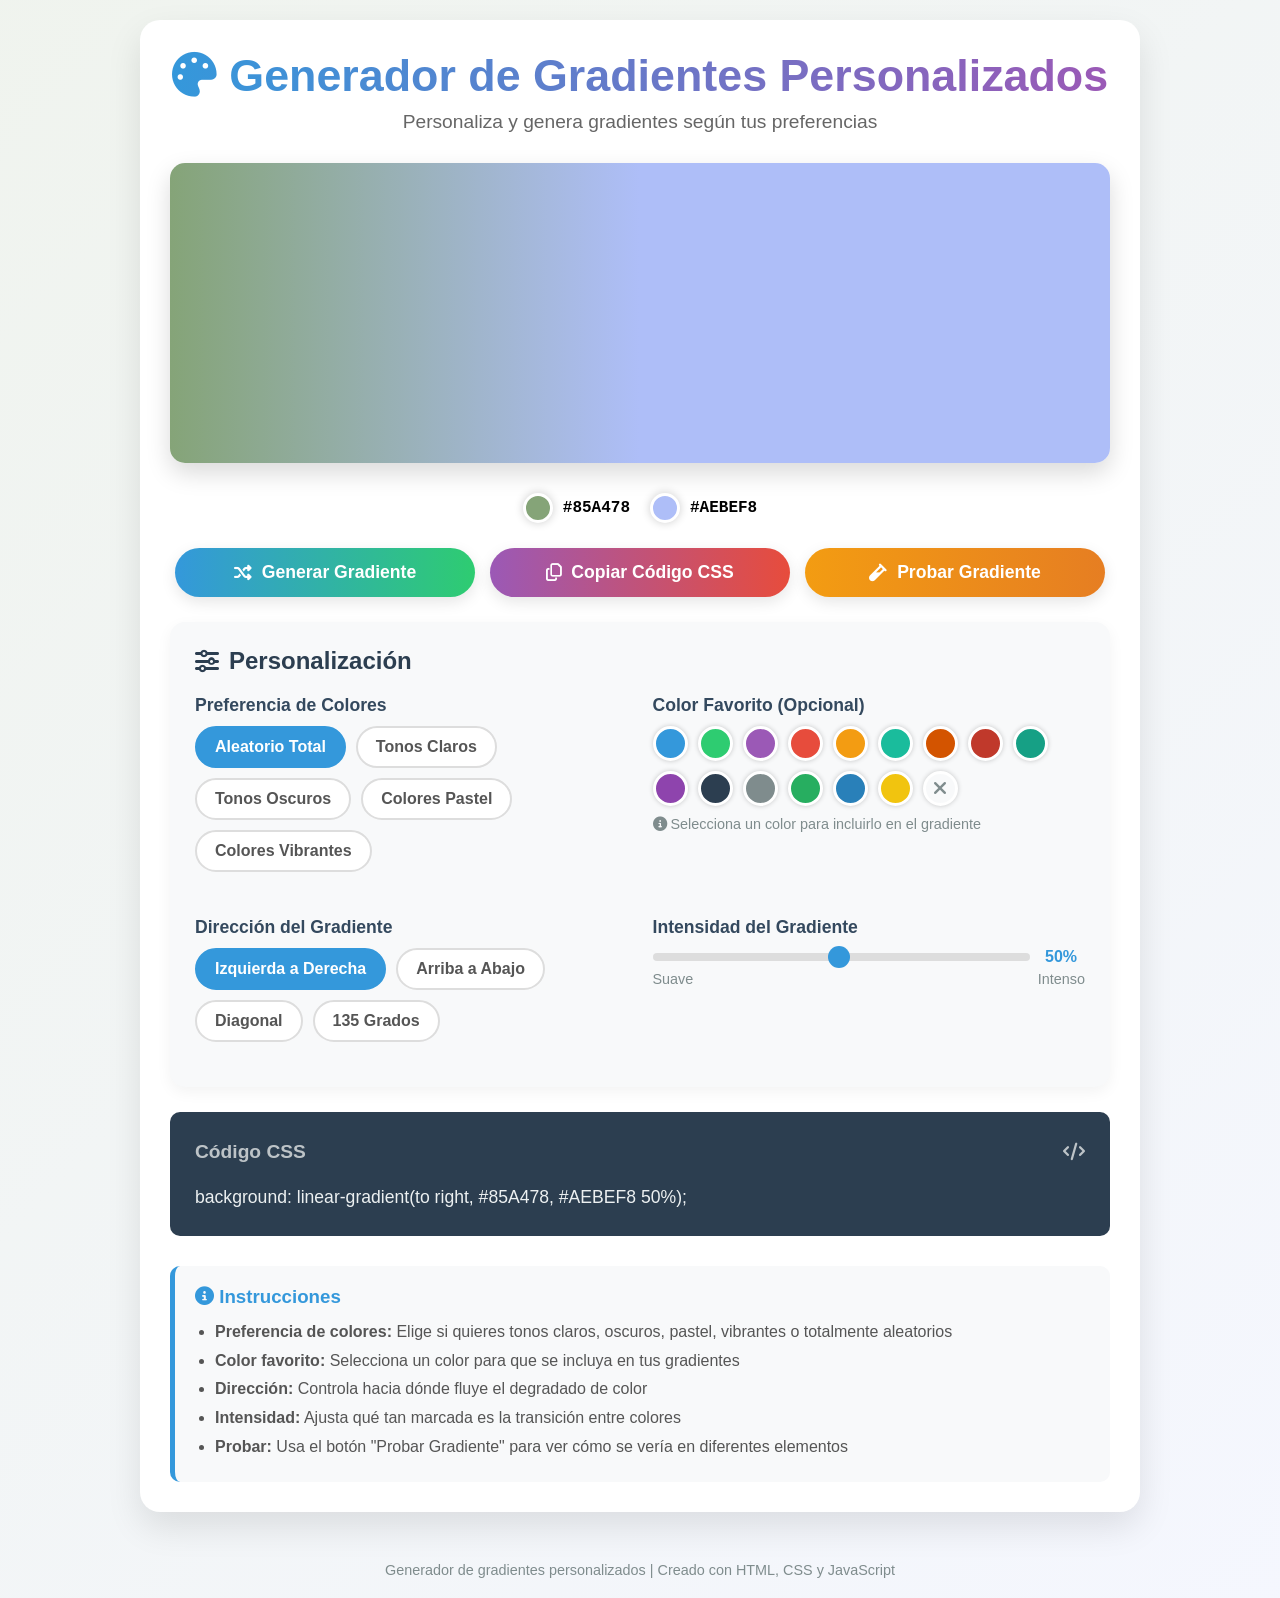
<file: generador-de-gradientes/index.html>
<!DOCTYPE html>
<html lang="es">
<head>
    <meta charset="UTF-8">
    <meta name="viewport" content="width=device-width, initial-scale=1.0">
    <title>Generador de Gradientes Personalizados</title>
    <link rel="stylesheet" href="https://cdnjs.cloudflare.com/ajax/libs/font-awesome/6.4.0/css/all.min.css">
    <style>
        * {
            margin: 0;
            padding: 0;
            box-sizing: border-box;
            font-family: 'Segoe UI', Tahoma, Geneva, Verdana, sans-serif;
        }

        body {
            min-height: 100vh;
            display: flex;
            flex-direction: column;
            align-items: center;
            justify-content: center;
            background: #f5f7fa;
            padding: 20px;
            transition: background 0.5s ease;
        }

        .container {
            width: 100%;
            max-width: 1000px;
            text-align: center;
            padding: 30px;
            border-radius: 20px;
            box-shadow: 0 15px 35px rgba(0, 0, 0, 0.1);
            background-color: white;
            margin-bottom: 30px;
        }

        h1 {
            color: #333;
            margin-bottom: 10px;
            font-size: 2.8rem;
            background: linear-gradient(90deg, #3498db, #9b59b6);
            -webkit-background-clip: text;
            -webkit-text-fill-color: transparent;
            background-clip: text;
        }

        .subtitle {
            color: #666;
            margin-bottom: 30px;
            font-size: 1.2rem;
        }

        .gradient-preview {
            height: 300px;
            width: 100%;
            border-radius: 15px;
            margin: 30px 0;
            box-shadow: 0 10px 25px rgba(0, 0, 0, 0.15);
            transition: all 0.5s ease;
        }

        .controls {
            display: flex;
            flex-wrap: wrap;
            justify-content: center;
            gap: 15px;
            margin: 25px 0;
        }

        button {
            padding: 14px 28px;
            border: none;
            border-radius: 50px;
            font-size: 1.1rem;
            font-weight: 600;
            cursor: pointer;
            transition: all 0.3s ease;
            display: flex;
            align-items: center;
            justify-content: center;
            gap: 10px;
            box-shadow: 0 5px 15px rgba(0, 0, 0, 0.1);
        }

        #generateBtn {
            background: linear-gradient(90deg, #3498db, #2ecc71);
            color: white;
            flex: 1;
            max-width: 300px;
        }

        #copyBtn {
            background: linear-gradient(90deg, #9b59b6, #e74c3c);
            color: white;
            flex: 1;
            max-width: 300px;
        }

        #testBtn {
            background: linear-gradient(90deg, #f39c12, #e67e22);
            color: white;
            flex: 1;
            max-width: 300px;
        }

        button:hover {
            transform: translateY(-3px);
            box-shadow: 0 8px 20px rgba(0, 0, 0, 0.15);
        }

        button:active {
            transform: translateY(0);
        }

        .code-container {
            background-color: #2c3e50;
            color: #ecf0f1;
            padding: 25px;
            border-radius: 10px;
            text-align: left;
            margin-top: 25px;
            font-family: 'Courier New', monospace;
            font-size: 1.1rem;
            line-height: 1.6;
            overflow-x: auto;
            position: relative;
        }

        .code-header {
            display: flex;
            justify-content: space-between;
            align-items: center;
            margin-bottom: 15px;
            color: #bdc3c7;
        }

        .code-label {
            font-weight: 600;
            font-size: 1.2rem;
        }

        .css-code {
            white-space: nowrap;
        }

        .toast {
            position: fixed;
            bottom: 30px;
            left: 50%;
            transform: translateX(-50%) translateY(100px);
            background-color: #2ecc71;
            color: white;
            padding: 15px 30px;
            border-radius: 50px;
            font-weight: 600;
            box-shadow: 0 10px 25px rgba(46, 204, 113, 0.3);
            opacity: 0;
            transition: all 0.5s ease;
            z-index: 1000;
        }

        .toast.show {
            transform: translateX(-50%) translateY(0);
            opacity: 1;
        }

        .info {
            background-color: #f8f9fa;
            border-left: 5px solid #3498db;
            padding: 20px;
            border-radius: 10px;
            margin-top: 30px;
            text-align: left;
        }

        .info h3 {
            color: #3498db;
            margin-bottom: 10px;
        }

        .info ul {
            padding-left: 20px;
            color: #555;
            line-height: 1.8;
        }

        .color-codes {
            display: flex;
            justify-content: center;
            flex-wrap: wrap;
            gap: 20px;
            margin-top: 20px;
        }

        .color-box {
            display: flex;
            align-items: center;
            gap: 10px;
        }

        .color-circle {
            width: 30px;
            height: 30px;
            border-radius: 50%;
            border: 3px solid white;
            box-shadow: 0 0 10px rgba(0, 0, 0, 0.2);
        }

        .color-hex {
            font-weight: 600;
            font-family: 'Courier New', monospace;
        }

        footer {
            margin-top: 20px;
            color: #7f8c8d;
            text-align: center;
            font-size: 0.9rem;
        }

        /* Panel de personalización */
        .personalization-panel {
            background-color: #f8f9fa;
            border-radius: 15px;
            padding: 25px;
            margin-top: 20px;
            text-align: left;
            box-shadow: 0 5px 15px rgba(0, 0, 0, 0.05);
        }

        .panel-title {
            color: #2c3e50;
            margin-bottom: 20px;
            font-size: 1.5rem;
            display: flex;
            align-items: center;
            gap: 10px;
        }

        .settings-grid {
            display: grid;
            grid-template-columns: repeat(auto-fit, minmax(300px, 1fr));
            gap: 25px;
        }

        .setting-group {
            margin-bottom: 20px;
        }

        .setting-label {
            display: block;
            margin-bottom: 10px;
            font-weight: 600;
            color: #34495e;
            font-size: 1.1rem;
        }

        .option-group {
            display: flex;
            flex-wrap: wrap;
            gap: 10px;
        }

        .option-btn {
            padding: 10px 18px;
            background-color: white;
            border: 2px solid #ddd;
            border-radius: 30px;
            font-weight: 600;
            color: #555;
            cursor: pointer;
            transition: all 0.2s ease;
        }

        .option-btn:hover {
            border-color: #3498db;
            color: #3498db;
        }

        .option-btn.active {
            background-color: #3498db;
            color: white;
            border-color: #3498db;
        }

        .color-palette {
            display: flex;
            flex-wrap: wrap;
            gap: 10px;
            margin-top: 10px;
        }

        .palette-color {
            width: 35px;
            height: 35px;
            border-radius: 50%;
            cursor: pointer;
            border: 3px solid white;
            box-shadow: 0 0 5px rgba(0, 0, 0, 0.2);
            transition: transform 0.2s ease;
        }

        .palette-color:hover {
            transform: scale(1.1);
        }

        .palette-color.selected {
            border-color: #2c3e50;
            transform: scale(1.1);
        }

        .range-container {
            display: flex;
            align-items: center;
            gap: 15px;
        }

        input[type="range"] {
            flex-grow: 1;
            height: 8px;
            border-radius: 5px;
            background: #ddd;
            outline: none;
            -webkit-appearance: none;
        }

        input[type="range"]::-webkit-slider-thumb {
            -webkit-appearance: none;
            width: 22px;
            height: 22px;
            border-radius: 50%;
            background: #3498db;
            cursor: pointer;
        }

        .range-value {
            font-weight: 600;
            color: #3498db;
            min-width: 40px;
        }

        .test-mode {
            background-color: #fff8e1;
            border: 2px dashed #f39c12;
            padding: 20px;
            border-radius: 10px;
            margin-top: 20px;
            text-align: center;
        }

        .test-mode h4 {
            color: #f39c12;
            margin-bottom: 10px;
        }

        .test-options {
            display: flex;
            justify-content: center;
            gap: 15px;
            margin-top: 15px;
            flex-wrap: wrap;
        }

        .test-option {
            padding: 10px 20px;
            background-color: #f39c12;
            color: white;
            border-radius: 30px;
            cursor: pointer;
            font-weight: 600;
            transition: all 0.3s ease;
        }

        .test-option:hover {
            background-color: #e67e22;
            transform: translateY(-2px);
        }

        @media (max-width: 768px) {
            .container {
                padding: 20px;
            }

            h1 {
                font-size: 2.2rem;
            }

            .gradient-preview {
                height: 250px;
            }

            .controls {
                flex-direction: column;
                align-items: center;
            }

            button {
                width: 100%;
                max-width: 100%;
            }

            .settings-grid {
                grid-template-columns: 1fr;
            }

            .test-options {
                flex-direction: column;
                align-items: center;
            }
        }
    </style>
</head>
<body>
    <div class="container">
        <h1><i class="fas fa-palette"></i> Generador de Gradientes Personalizados</h1>
        <p class="subtitle">Personaliza y genera gradientes según tus preferencias</p>

        <div class="gradient-preview" id="gradientPreview"></div>

        <div class="color-codes" id="colorCodes"></div>

        <div class="controls">
            <button id="generateBtn">
                <i class="fas fa-random"></i> Generar Gradiente
            </button>
            <button id="copyBtn">
                <i class="far fa-copy"></i> Copiar Código CSS
            </button>
            <button id="testBtn">
                <i class="fas fa-vial"></i> Probar Gradiente
            </button>
        </div>

        <!-- Panel de personalización -->
        <div class="personalization-panel">
            <h2 class="panel-title"><i class="fas fa-sliders-h"></i> Personalización</h2>

            <div class="settings-grid">
                <div class="setting-group">
                    <label class="setting-label">Preferencia de Colores</label>
                    <div class="option-group">
                        <div class="option-btn active" data-pref="random">Aleatorio Total</div>
                        <div class="option-btn" data-pref="light">Tonos Claros</div>
                        <div class="option-btn" data-pref="dark">Tonos Oscuros</div>
                        <div class="option-btn" data-pref="pastel">Colores Pastel</div>
                        <div class="option-btn" data-pref="vibrant">Colores Vibrantes</div>
                    </div>
                </div>

                <div class="setting-group">
                    <label class="setting-label">Color Favorito (Opcional)</label>
                    <div class="color-palette" id="colorPalette">
                        <!-- Colores favoritos se generan con JS -->
                    </div>
                    <div style="margin-top: 10px; font-size: 0.9rem; color: #7f8c8d;">
                        <i class="fas fa-info-circle"></i> Selecciona un color para incluirlo en el gradiente
                    </div>
                </div>

                <div class="setting-group">
                    <label class="setting-label">Dirección del Gradiente</label>
                    <div class="option-group">
                        <div class="option-btn active" data-dir="to right">Izquierda a Derecha</div>
                        <div class="option-btn" data-dir="to bottom">Arriba a Abajo</div>
                        <div class="option-btn" data-dir="to bottom right">Diagonal</div>
                        <div class="option-btn" data-dir="135deg">135 Grados</div>
                    </div>
                </div>

                <div class="setting-group">
                    <label class="setting-label">Intensidad del Gradiente</label>
                    <div class="range-container">
                        <input type="range" id="intensityRange" min="1" max="100" value="50">
                        <span class="range-value" id="intensityValue">50%</span>
                    </div>
                    <div style="display: flex; justify-content: space-between; margin-top: 5px; font-size: 0.9rem; color: #7f8c8d;">
                        <span>Suave</span>
                        <span>Intenso</span>
                    </div>
                </div>
            </div>

            <!-- Modo de prueba -->
            <div class="test-mode" id="testMode" style="display: none;">
                <h4><i class="fas fa-vial"></i> Modo de Prueba</h4>
                <p>Visualiza cómo se vería este gradiente en diferentes elementos:</p>
                <div class="test-options">
                    <div class="test-option" data-test="button">Botón</div>
                    <div class="test-option" data-test="header">Encabezado</div>
                    <div class="test-option" data-test="card">Tarjeta</div>
                    <div class="test-option" data-test="fullscreen">Pantalla Completa</div>
                    <div class="test-option" data-test="exit">Salir</div>
                </div>
            </div>
        </div>

        <div class="code-container">
            <div class="code-header">
                <div class="code-label">Código CSS</div>
                <div><i class="fas fa-code"></i></div>
            </div>
            <div class="css-code" id="cssCode">background: linear-gradient(to right, #3498db, #9b59b6);</div>
        </div>

        <div class="info">
            <h3><i class="fas fa-info-circle"></i> Instrucciones</h3>
            <ul>
                <li><strong>Preferencia de colores:</strong> Elige si quieres tonos claros, oscuros, pastel, vibrantes o totalmente aleatorios</li>
                <li><strong>Color favorito:</strong> Selecciona un color para que se incluya en tus gradientes</li>
                <li><strong>Dirección:</strong> Controla hacia dónde fluye el degradado de color</li>
                <li><strong>Intensidad:</strong> Ajusta qué tan marcada es la transición entre colores</li>
                <li><strong>Probar:</strong> Usa el botón "Probar Gradiente" para ver cómo se vería en diferentes elementos</li>
            </ul>
        </div>
    </div>

    <div class="toast" id="toast">¡Código CSS copiado al portapapeles!</div>

    <footer>
        <p>Generador de gradientes personalizados | Creado con HTML, CSS y JavaScript</p>
    </footer>

    <script>
        document.addEventListener('DOMContentLoaded', function() {
            const gradientPreview = document.getElementById('gradientPreview');
            const cssCode = document.getElementById('cssCode');
            const generateBtn = document.getElementById('generateBtn');
            const copyBtn = document.getElementById('copyBtn');
            const testBtn = document.getElementById('testBtn');
            const toast = document.getElementById('toast');
            const colorCodes = document.getElementById('colorCodes');
            const colorPalette = document.getElementById('colorPalette');
            const intensityRange = document.getElementById('intensityRange');
            const intensityValue = document.getElementById('intensityValue');
            const testMode = document.getElementById('testMode');

            // Configuración actual
            let currentPref = 'random';
            let currentDir = 'to right';
            let favoriteColor = null;
            let intensity = 50;

            // Colores para la paleta de favoritos
            const favoriteColors = [
                '#3498db', '#2ecc71', '#9b59b6', '#e74c3c', '#f39c12',
                '#1abc9c', '#d35400', '#c0392b', '#16a085', '#8e44ad',
                '#2c3e50', '#7f8c8d', '#27ae60', '#2980b9', '#f1c40f'
            ];

            // Inicializar la paleta de colores favoritos
            function initColorPalette() {
                colorPalette.innerHTML = '';
                favoriteColors.forEach(color => {
                    const colorEl = document.createElement('div');
                    colorEl.className = 'palette-color';
                    colorEl.style.backgroundColor = color;
                    colorEl.dataset.color = color;
                    colorEl.title = color;

                    colorEl.addEventListener('click', function() {
                        // Deseleccionar todos
                        document.querySelectorAll('.palette-color').forEach(c => {
                            c.classList.remove('selected');
                        });

                        // Seleccionar este
                        this.classList.add('selected');
                        favoriteColor = this.dataset.color;

                        // Mostrar notificación
                        showToast(`Color favorito establecido: ${color}`);
                    });

                    colorPalette.appendChild(colorEl);
                });

                // Añadir opción para quitar color favorito
                const clearColor = document.createElement('div');
                clearColor.className = 'palette-color';
                clearColor.innerHTML = '<i class="fas fa-times" style="color: #7f8c8d; font-size: 1.2rem; display: flex; align-items: center; justify-content: center; height: 100%;"></i>';
                clearColor.title = "Quitar color favorito";
                clearColor.style.backgroundColor = '#f8f9fa';

                clearColor.addEventListener('click', function() {
                    // Deseleccionar todos
                    document.querySelectorAll('.palette-color').forEach(c => {
                        c.classList.remove('selected');
                    });

                    favoriteColor = null;
                    showToast("Color favorito eliminado");
                });

                colorPalette.appendChild(clearColor);
            }

            // Configurar botones de preferencia
            function setupPreferenceButtons() {
                document.querySelectorAll('.option-btn[data-pref]').forEach(btn => {
                    btn.addEventListener('click', function() {
                        // Desactivar todos los botones de preferencia
                        document.querySelectorAll('.option-btn[data-pref]').forEach(b => {
                            b.classList.remove('active');
                        });

                        // Activar este botón
                        this.classList.add('active');
                        currentPref = this.dataset.pref;

                        // Generar nuevo gradiente
                        generateGradient();
                    });
                });

                // Configurar botones de dirección
                document.querySelectorAll('.option-btn[data-dir]').forEach(btn => {
                    btn.addEventListener('click', function() {
                        // Desactivar todos los botones de dirección
                        document.querySelectorAll('.option-btn[data-dir]').forEach(b => {
                            b.classList.remove('active');
                        });

                        // Activar este botón
                        this.classList.add('active');
                        currentDir = this.dataset.dir;

                        // Actualizar gradiente
                        updateGradientDirection();
                    });
                });
            }

            // Configurar control de intensidad
            function setupIntensityControl() {
                intensityRange.addEventListener('input', function() {
                    intensity = this.value;
                    intensityValue.textContent = `${intensity}%`;

                    // Actualizar gradiente si ya existe
                    if (gradientPreview.style.background) {
                        updateGradientIntensity();
                    }
                });
            }

            // Generar un color hexadecimal aleatorio
            function getRandomColor() {
                const letters = '0123456789ABCDEF';
                let color = '#';
                for (let i = 0; i < 6; i++) {
                    color += letters[Math.floor(Math.random() * 16)];
                }
                return color;
            }

            // Generar color según preferencia
            function getColorByPreference() {
                // Si hay un color favorito y decidimos usarlo (50% de probabilidad)
                if (favoriteColor && Math.random() > 0.5) {
                    return favoriteColor;
                }

                let color;

                switch(currentPref) {
                    case 'light':
                        // Tonos claros (valor alto en HSL)
                        color = generateLightColor();
                        break;
                    case 'dark':
                        // Tonos oscuros (valor bajo en HSL)
                        color = generateDarkColor();
                        break;
                    case 'pastel':
                        // Colores pastel (saturación baja, valor alto)
                        color = generatePastelColor();
                        break;
                    case 'vibrant':
                        // Colores vibrantes (saturación alta)
                        color = generateVibrantColor();
                        break;
                    default:
                        // Aleatorio total
                        color = getRandomColor();
                }

                return color;
            }

            // Generar color claro
            function generateLightColor() {
                // HSL: tono aleatorio, saturación media, luminosidad alta
                const hue = Math.floor(Math.random() * 360);
                const saturation = 30 + Math.floor(Math.random() * 40);
                const lightness = 70 + Math.floor(Math.random() * 25);
                return hslToHex(hue, saturation, lightness);
            }

            // Generar color oscuro
            function generateDarkColor() {
                // HSL: tono aleatorio, saturación media, luminosidad baja
                const hue = Math.floor(Math.random() * 360);
                const saturation = 40 + Math.floor(Math.random() * 40);
                const lightness = 10 + Math.floor(Math.random() * 25);
                return hslToHex(hue, saturation, lightness);
            }

            // Generar color pastel
            function generatePastelColor() {
                // HSL: tono aleatorio, saturación baja, luminosidad alta
                const hue = Math.floor(Math.random() * 360);
                const saturation = 20 + Math.floor(Math.random() * 30);
                const lightness = 75 + Math.floor(Math.random() * 20);
                return hslToHex(hue, saturation, lightness);
            }

            // Generar color vibrante
            function generateVibrantColor() {
                // HSL: tono aleatorio, saturación alta, luminosidad media
                const hue = Math.floor(Math.random() * 360);
                const saturation = 70 + Math.floor(Math.random() * 30);
                const lightness = 40 + Math.floor(Math.random() * 30);
                return hslToHex(hue, saturation, lightness);
            }

            // Convertir HSL a HEX
            function hslToHex(h, s, l) {
                h /= 360;
                s /= 100;
                l /= 100;

                let r, g, b;

                if (s === 0) {
                    r = g = b = l;
                } else {
                    const hue2rgb = (p, q, t) => {
                        if (t < 0) t += 1;
                        if (t > 1) t -= 1;
                        if (t < 1/6) return p + (q - p) * 6 * t;
                        if (t < 1/2) return q;
                        if (t < 2/3) return p + (q - p) * (2/3 - t) * 6;
                        return p;
                    };

                    const q = l < 0.5 ? l * (1 + s) : l + s - l * s;
                    const p = 2 * l - q;

                    r = hue2rgb(p, q, h + 1/3);
                    g = hue2rgb(p, q, h);
                    b = hue2rgb(p, q, h - 1/3);
                }

                const toHex = x => {
                    const hex = Math.round(x * 255).toString(16);
                    return hex.length === 1 ? '0' + hex : hex;
                };

                return `#${toHex(r)}${toHex(g)}${toHex(b)}`;
            }

            // Actualizar dirección del gradiente
            function updateGradientDirection() {
                const currentBg = gradientPreview.style.background;
                if (!currentBg) return;

                // Extraer colores del gradiente actual
                const matches = currentBg.match(/#[0-9a-f]{6}/gi);
                if (matches && matches.length >= 2) {
                    const color1 = matches[0];
                    const color2 = matches[1];

                    // Aplicar nueva dirección
                    const gradientValue = `linear-gradient(${currentDir}, ${color1}, ${color2})`;
                    gradientPreview.style.background = gradientValue;
                    cssCode.textContent = `background: ${gradientValue};`;
                }
            }

            // Actualizar intensidad del gradiente
            function updateGradientIntensity() {
                const currentBg = gradientPreview.style.background;
                if (!currentBg) return;

                // Extraer colores del gradiente actual
                const matches = currentBg.match(/#[0-9a-f]{6}/gi);
                if (matches && matches.length >= 2) {
                    const color1 = matches[0];
                    const color2 = matches[1];

                    // Para intensidad, ajustamos la posición del segundo color
                    // Mayor intensidad = transición más corta
                    const position = 50 + (intensity - 50) / 2;
                    const gradientValue = `linear-gradient(${currentDir}, ${color1}, ${color2} ${position}%)`;
                    gradientPreview.style.background = gradientValue;
                    cssCode.textContent = `background: ${gradientValue};`;
                }
            }

            // Generar un nuevo gradiente
            function generateGradient() {
                const color1 = getColorByPreference();
                let color2 = getColorByPreference();

                // Asegurarse de que los colores no sean demasiado similares
                let attempts = 0;
                while (colorsTooSimilar(color1, color2) && attempts < 5) {
                    color2 = getColorByPreference();
                    attempts++;
                }

                // Aplicar intensidad
                const position = 50 + (intensity - 50) / 2;

                // Crear el valor CSS para el gradiente
                const gradientValue = `linear-gradient(${currentDir}, ${color1}, ${color2} ${position}%)`;

                // Aplicar el gradiente al elemento de vista previa
                gradientPreview.style.background = gradientValue;

                // Actualizar el código CSS mostrado
                cssCode.textContent = `background: ${gradientValue};`;

                // Actualizar los códigos de color mostrados
                colorCodes.innerHTML = `
                    <div class="color-box">
                        <div class="color-circle" style="background-color: ${color1};"></div>
                        <div class="color-hex">${color1}</div>
                    </div>
                    <div class="color-box">
                        <div class="color-circle" style="background-color: ${color2};"></div>
                        <div class="color-hex">${color2}</div>
                    </div>
                `;

                // Cambiar suavemente el color de fondo de la página
                document.body.style.background = `linear-gradient(135deg, ${color1}20, ${color2}20)`;
            }

            // Verificar si dos colores son demasiado similares
            function colorsTooSimilar(color1, color2) {
                // Convertir hex a RGB
                const r1 = parseInt(color1.substr(1, 2), 16);
                const g1 = parseInt(color1.substr(3, 2), 16);
                const b1 = parseInt(color1.substr(5, 2), 16);

                const r2 = parseInt(color2.substr(1, 2), 16);
                const g2 = parseInt(color2.substr(3, 2), 16);
                const b2 = parseInt(color2.substr(5, 2), 16);

                // Calcular diferencia euclidiana
                const diff = Math.sqrt(
                    Math.pow(r1 - r2, 2) +
                    Math.pow(g1 - g2, 2) +
                    Math.pow(b1 - b2, 2)
                );

                // Si la diferencia es menor a 100, son demasiado similares
                return diff < 100;
            }

            // Copiar el código CSS al portapapeles
            function copyToClipboard() {
                const textToCopy = cssCode.textContent;

                // Usar la API del portapapeles
                navigator.clipboard.writeText(textToCopy)
                    .then(() => {
                        showToast("¡Código CSS copiado al portapapeles!");
                    })
                    .catch(err => {
                        console.error('Error al copiar al portapapeles: ', err);
                        // Fallback para navegadores antiguos
                        const textArea = document.createElement('textarea');
                        textArea.value = textToCopy;
                        document.body.appendChild(textArea);
                        textArea.select();
                        document.execCommand('copy');
                        document.body.removeChild(textArea);

                        showToast("¡Código CSS copiado!");
                    });
            }

            // Mostrar notificación
            function showToast(message) {
                toast.textContent = message;
                toast.classList.add('show');

                setTimeout(() => {
                    toast.classList.remove('show');
                }, 3000);
            }

            // Configurar modo de prueba
            function setupTestMode() {
                testBtn.addEventListener('click', function() {
                    testMode.style.display = 'block';
                });

                // Configurar opciones de prueba
                document.querySelectorAll('.test-option').forEach(option => {
                    option.addEventListener('click', function() {
                        const testType = this.dataset.test;

                        if (testType === 'exit') {
                            testMode.style.display = 'none';
                            return;
                        }

                        // Obtener el gradiente actual
                        const gradient = gradientPreview.style.background;

                        // Crear ventana de prueba
                        const testWindow = document.createElement('div');
                        testWindow.style.position = 'fixed';
                        testWindow.style.top = '0';
                        testWindow.style.left = '0';
                        testWindow.style.width = '100%';
                        testWindow.style.height = '100%';
                        testWindow.style.backgroundColor = 'rgba(0,0,0,0.9)';
                        testWindow.style.zIndex = '10000';
                        testWindow.style.display = 'flex';
                        testWindow.style.alignItems = 'center';
                        testWindow.style.justifyContent = 'center';
                        testWindow.style.flexDirection = 'column';
                        testWindow.style.padding = '20px';

                        // Contenido según tipo de prueba
                        let content;

                        switch(testType) {
                            case 'button':
                                content = `<button style="padding: 20px 40px; font-size: 1.5rem; border: none; border-radius: 10px; ${gradient} color: white; font-weight: bold; cursor: pointer;">Botón de Prueba</button>`;
                                break;
                            case 'header':
                                content = `<div style="width: 100%; padding: 60px 20px; text-align: center; ${gradient} color: white;"><h1 style="font-size: 3rem; margin: 0;">Encabezado con Gradiente</h1><p style="font-size: 1.5rem; margin-top: 20px;">Texto sobre el gradiente</p></div>`;
                                break;
                            case 'card':
                                content = `<div style="width: 300px; height: 400px; border-radius: 20px; ${gradient} padding: 30px; color: white; box-shadow: 0 15px 30px rgba(0,0,0,0.3);"><h2 style="font-size: 2rem; margin: 0;">Tarjeta</h2><p style="font-size: 1.2rem; margin-top: 20px;">Este es un ejemplo de tarjeta con gradiente de fondo.</p></div>`;
                                break;
                            case 'fullscreen':
                                content = `<div style="width: 100%; height: 100%; ${gradient} display: flex; align-items: center; justify-content: center; color: white;"><h1 style="font-size: 4rem; text-align: center;">Fondo Completo<br>con Gradiente</h1></div>`;
                                break;
                        }

                        testWindow.innerHTML = `
                            <div style="max-width: 90%; max-height: 90%; overflow: auto;">
                                ${content}
                            </div>
                            <button style="margin-top: 30px; padding: 15px 30px; background: #e74c3c; color: white; border: none; border-radius: 50px; font-size: 1.2rem; font-weight: bold; cursor: pointer;">Cerrar Vista Previa</button>
                        `;

                        // Botón para cerrar
                        testWindow.querySelector('button').addEventListener('click', function() {
                            document.body.removeChild(testWindow);
                        });

                        // Cerrar al hacer clic fuera del contenido
                        testWindow.addEventListener('click', function(e) {
                            if (e.target === testWindow) {
                                document.body.removeChild(testWindow);
                            }
                        });

                        document.body.appendChild(testWindow);
                    });
                });
            }

            // Event listeners
            generateBtn.addEventListener('click', generateGradient);
            copyBtn.addEventListener('click', copyToClipboard);

            // Inicializar
            initColorPalette();
            setupPreferenceButtons();
            setupIntensityControl();
            setupTestMode();

            // Generar un gradiente inicial al cargar la página
            generateGradient();
        });
    </script>
</body>
</html>
</file>
